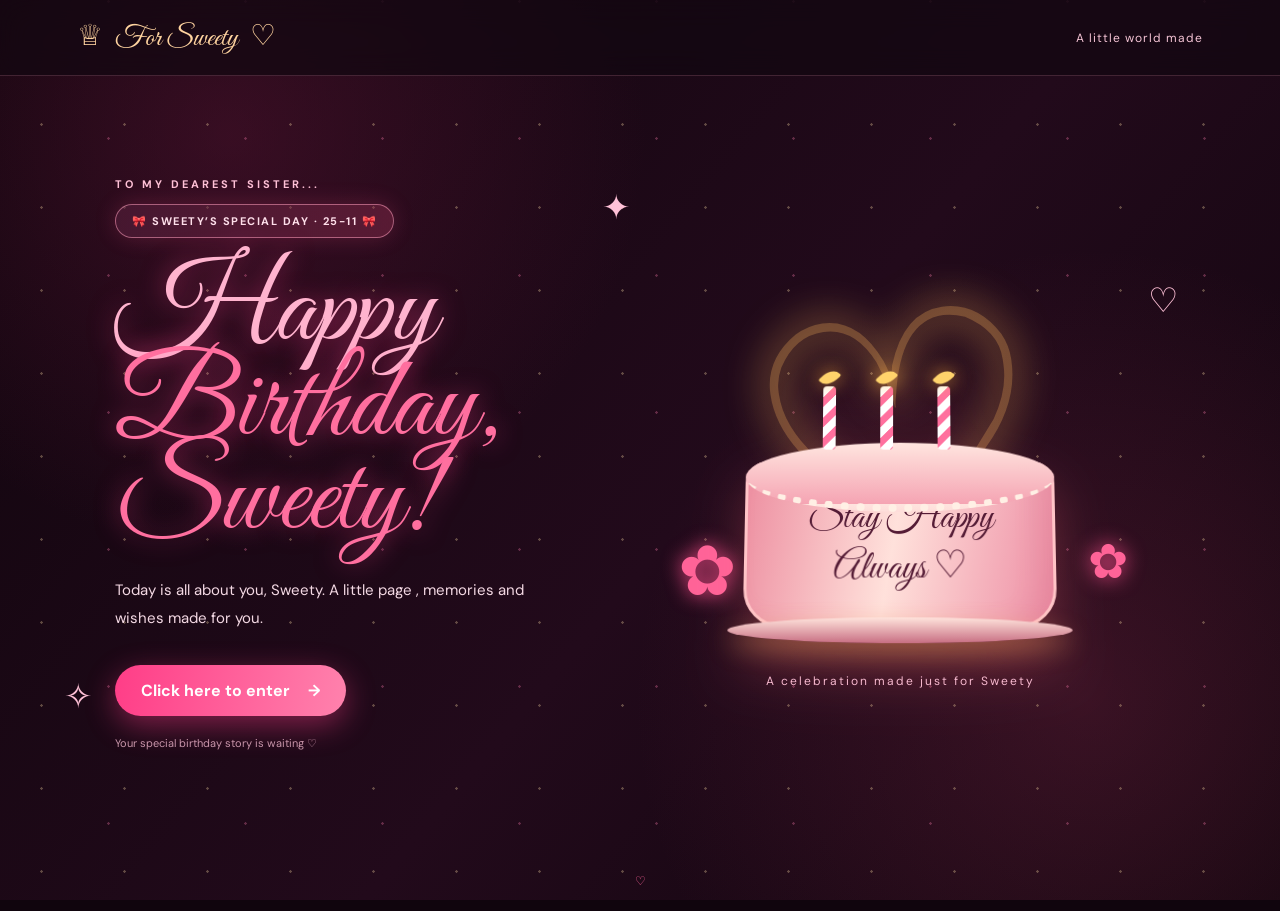
<file: index.html>
<!DOCTYPE html>
<html lang="en">
<head>
<meta charset="UTF-8"><meta name="viewport" content="width=device-width, initial-scale=1.0">
<title>For Sweety ♡</title><link rel="stylesheet" href="style.css">
</head>
<body class="home-page">
<header class="nav"><a class="logo" href="index.html">♕ <span>For Sweety</span> ♡</a><span class="nav-tag">A little world made </span></header>
<main class="home-hero">
  <div class="emoji-rain" aria-hidden="true"><span>💖</span><span>🌸</span><span>🦋</span><span>✨</span><span>💕</span><span>🎀</span><span>🌷</span><span>💗</span><span>⭐</span><span>🥰</span></div>
  <div class="sparkle s1">✦</div><div class="sparkle s2">♡</div><div class="sparkle s3">✧</div>
  <section class="home-copy">
    <p class="eyebrow">To my dearest sister...</p>
    <div class="birthday-date">🎀 SWEETY’S SPECIAL DAY · 25-11 🎀</div>
    <h1>Happy<br><em>Birthday, Sweety!</em></h1>
    <p class="intro">Today is all about you, Sweety. A little page , memories and wishes made for you.</p>
    <a class="enter-btn" href="wishes.html">Click here to enter <span>→</span></a>
    <p class="tiny-note">Your special birthday story is waiting ♡</p>
  </section>
  <section class="hero-art" aria-label="Birthday cake and roses illustration">
    <div class="glow-heart">♡</div><div class="rose rose-a">✿</div><div class="rose rose-b">✿</div>
    <div class="hero-cake"><div class="hero-candles"><i></i><i></i><i></i></div><div class="hero-flames"><b></b><b></b><b></b></div><div class="hero-icing"></div><div class="hero-cakebody"><span>Stay Happy<br>Always ♡</span></div><div class="hero-plate"></div></div>
    <div class="art-caption">A celebration made just for Sweety</div>
  </section>
</main>
<footer> <span>♡</span></footer>
</body></html>
</file>
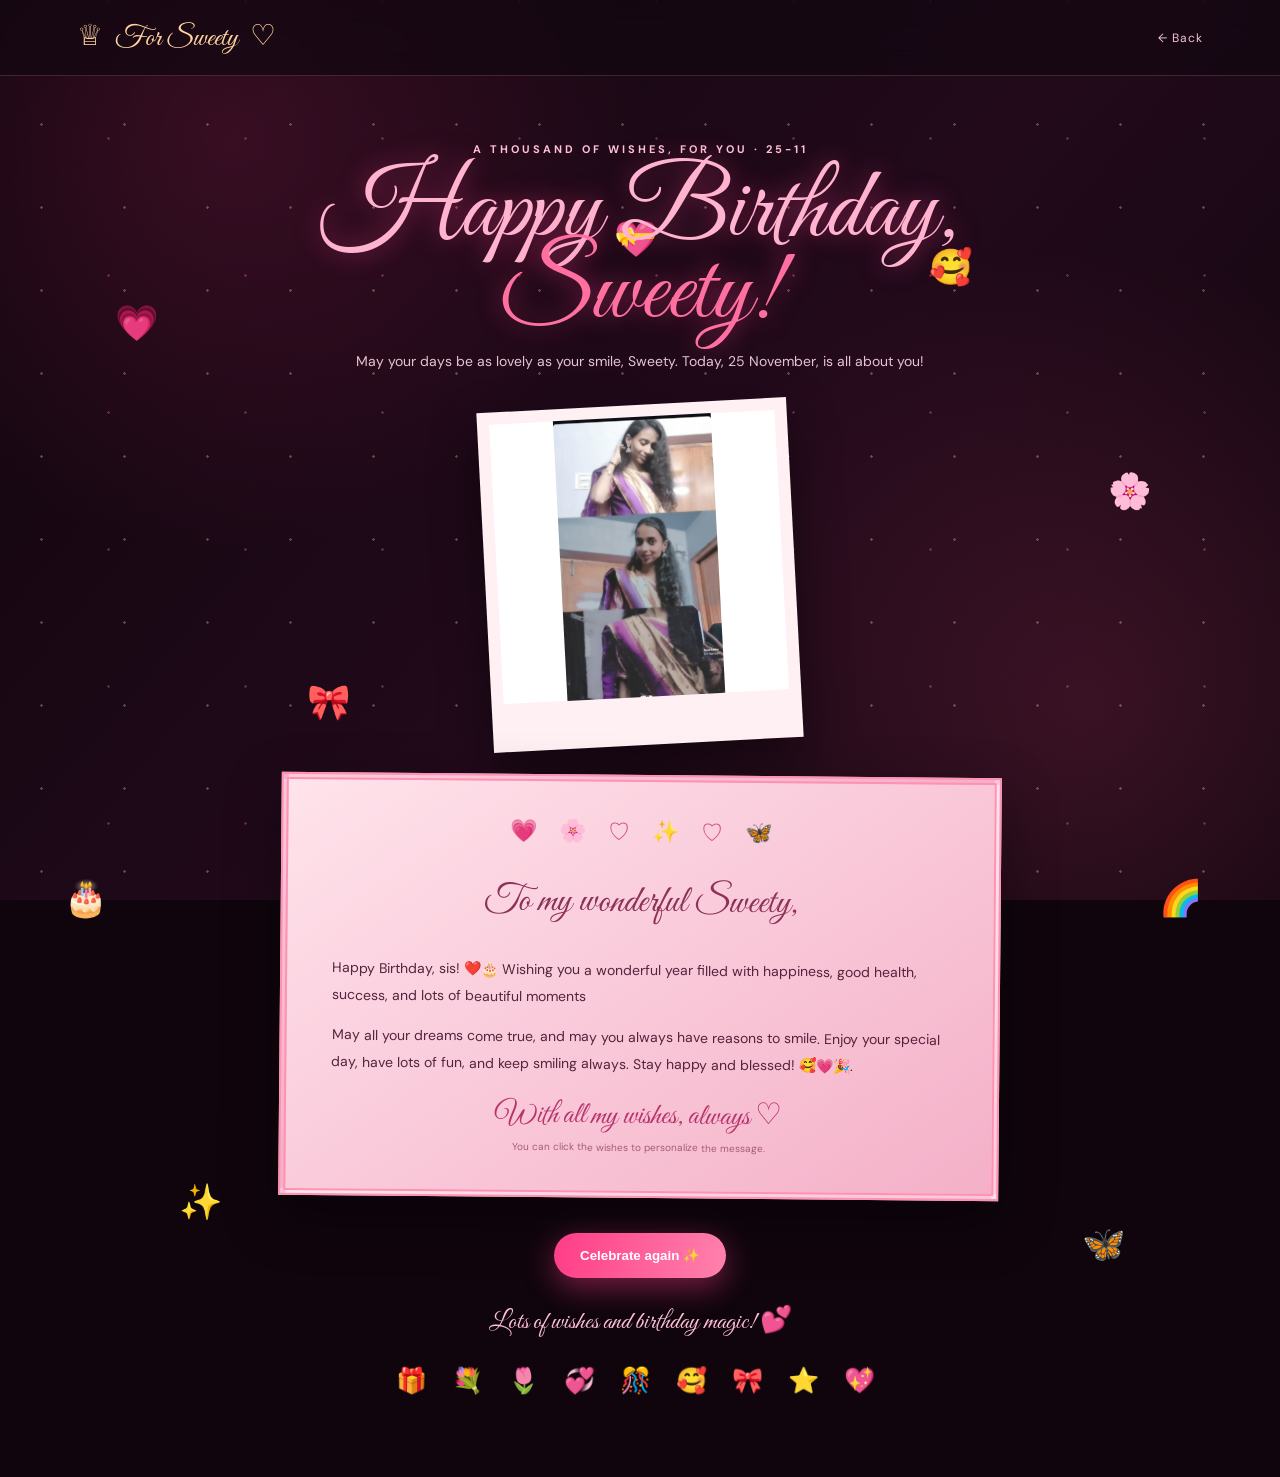
<file: celebration.html>
<!DOCTYPE html>
<html lang="en">
<head><meta charset="UTF-8"><meta name="viewport" content="width=device-width, initial-scale=1.0"><title>Birthday Wishes For You ♡</title><link rel="stylesheet" href="style.css"></head>
<body class="celebration-page">
<header class="nav"><a class="logo" href="index.html">♕ <span>For Sweety</span> ♡</a><a class="back-link" href="wishes.html">← Back</a></header>
<main class="celebration-wrap">
  <div class="floating-emoji e1">💗</div><div class="floating-emoji e2">🌸</div><div class="floating-emoji e3">✨</div><div class="floating-emoji e4">🦋</div><div class="floating-emoji e5">🎀</div><div class="floating-emoji e6">🥰</div><div class="floating-emoji e7">🎂</div><div class="floating-emoji e8">🌈</div><div class="floating-emoji e9">💝</div>
  <p class="eyebrow">A thousand of wishes,  for you · 25-11</p>
  <h1 class="page-title">Happy Birthday,<br><em> Sweety!</em></h1>
  <p class="sub-title">May your days be as lovely as your smile, Sweety. Today, 25 November, is all about you!</p>
 <div class="memory-frame" aria-label="Photo of Sweety">
    <img
        id="memoryImage"
        src="https://obitouchiha0330.github.io/bday/sweety.jpeg?v=2"
        alt="Sweety's Birthday Photo"
        style="width:100%; height:100%; object-fit:contain; background:#fff;"
    >
</div>
  <article class="wish-card">
    <div class="card-hearts">💗　🌸　♡　✨　♡　🦋</div>
    <h2>To my wonderful Sweety,</h2>
    <p contenteditable="true">Happy Birthday, sis! ❤️🎂 Wishing you a wonderful year filled with happiness, good health, success, and lots of beautiful moments</p>
    <p contenteditable="true">May all your dreams come true, and may you always have reasons to smile. Enjoy your special day, have lots of fun, and keep smiling always. Stay happy and blessed! 🥰💗🎉.</p>
    <div class="signoff" contenteditable="true">With all my wishes, always ♡</div>
    <small class="edit-tip">You can click the wishes to personalize the message.</small>
  </article>
  <button class="celebrate-btn" id="celebrateBtn">Celebrate again ✨</button>
  <p class="footer-wish">Lots of wishes and birthday magic! 💕</p><div class="emoji-footer">🎁 💐 🌷 💞 🎊 🥰 🎀 ⭐ 💖</div>
</main>
<script src="script.js"></script></body></html>
</file>
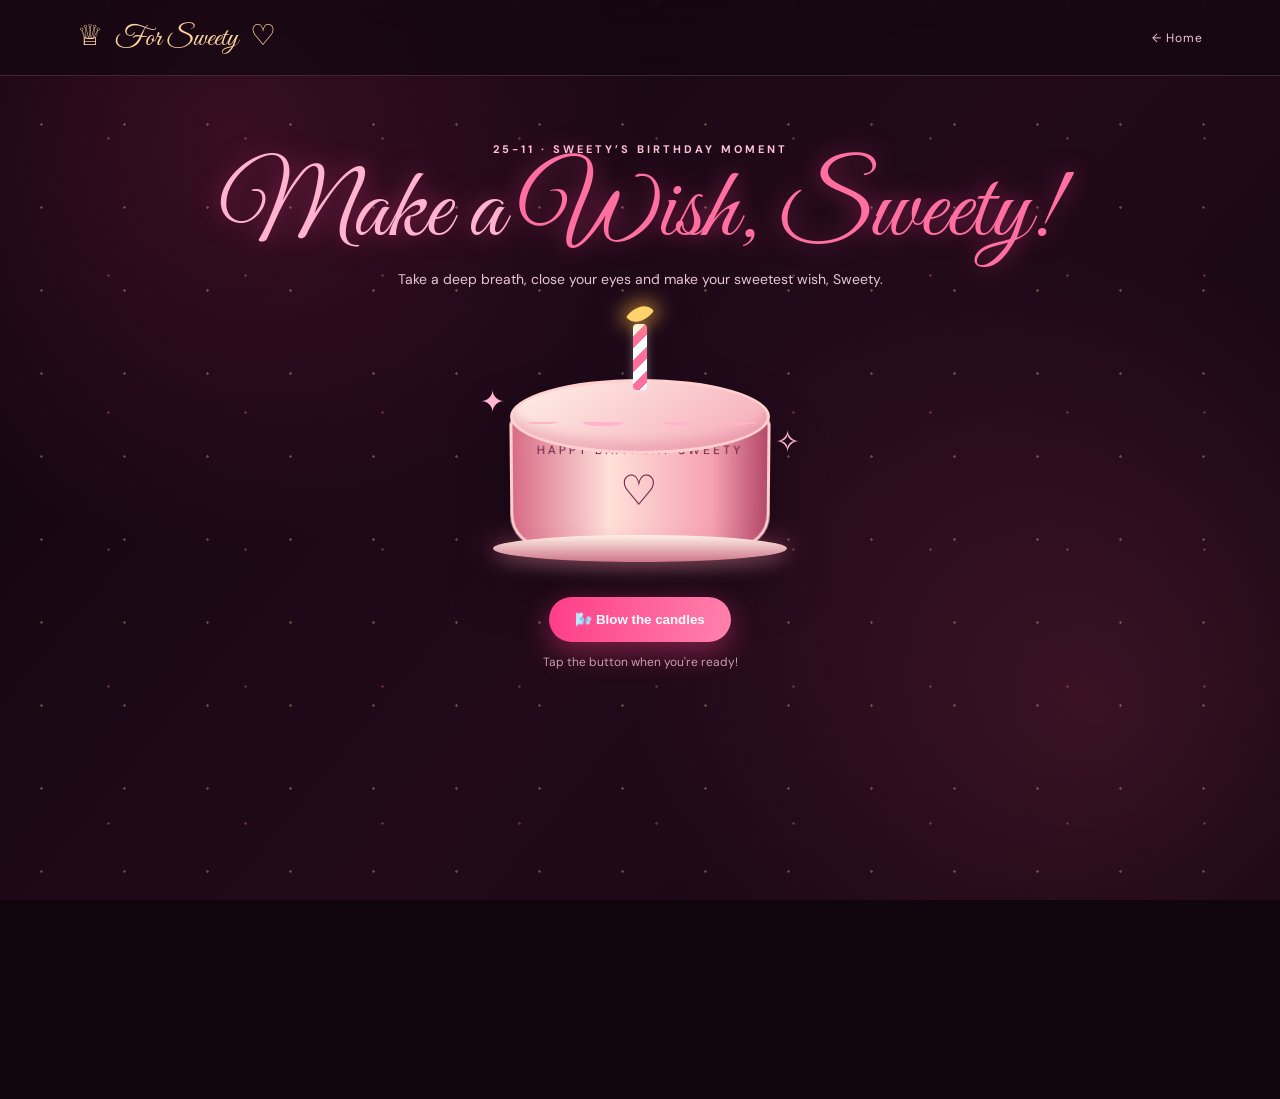
<file: wishes.html>
<!DOCTYPE html>
<html lang="en">
<head><meta charset="UTF-8"><meta name="viewport" content="width=device-width, initial-scale=1.0"><title>Make a Wish ♡</title><link rel="stylesheet" href="style.css"></head>
<body class="wish-page">
<header class="nav"><a class="logo" href="index.html">♕ <span>For Sweety</span> ♡</a><a class="back-link" href="index.html">← Home</a></header>
<main class="wish-wrap">
  <div class="emoji-rain" aria-hidden="true"><span>🎂</span><span>💗</span><span>🌷</span><span>✨</span><span>🥳</span><span>🦋</span><span>🎈</span><span>💐</span><span>💕</span><span>⭐</span></div>
  <p class="eyebrow">25-11 · Sweety’s birthday moment</p><h1 class="page-title">Make a <em>Wish, Sweety!</em></h1>
  <p class="sub-title">Take a deep breath, close your eyes and make your sweetest wish, Sweety.</p>
  <div class="cake-stage" id="cakeStage">
    <div class="cake-shadow"></div><div class="candle-flame" id="flame"></div><div class="candle-stick"></div>
    <div class="cake-top"></div><div class="cake-side"><span>HAPPY BIRTHDAY SWEETY</span><b>♡</b></div><div class="cake-drip"></div><div class="cake-base"></div>
    <div class="cake-spark spark-a">✦</div><div class="cake-spark spark-b">✧</div>
  </div>
  <button class="blow-btn" id="blowBtn">🌬️ Blow the candles</button>
  <p class="hint" id="hint">Tap the button when you're ready!</p>
  <section class="reveal-panel" id="revealPanel" aria-live="polite">
    <div class="reveal-emoji">🎉 💖 🥳 🎂 💐 🎈 🦋 🌸 ✨ 🥰</div>
    <h2>Your wish is in the stars, Sweety!</h2>
    <p>The candles are out, but your sparkle will never fade. Your birthday celebration is just beginning!</p>
    <a class="enter-btn" href="celebration.html">Continue to your wishes <span>→</span></a>
  </section>
</main>
<script src="script.js"></script></body></html>
</file>
<file: style.css>
@import url('https://fonts.googleapis.com/css2?family=DM+Sans:wght@400;500;600;700&family=Great+Vibes&display=swap');
*{box-sizing:border-box}html{scroll-behavior:smooth}body{margin:0;min-height:100vh;color:#fff1f6;font-family:'DM Sans',sans-serif;overflow-x:hidden;background:#10050d}body:before{content:"";position:fixed;inset:0;z-index:-2;background:radial-gradient(circle at 18% 15%,#6c183d66,transparent 32%),radial-gradient(circle at 85% 78%,#9b315544,transparent 35%),linear-gradient(130deg,#10050d,#220a1b 55%,#10050d)}body:after{content:"";position:fixed;inset:0;z-index:-1;pointer-events:none;opacity:.3;background-image:radial-gradient(#ffe1a8 1px,transparent 1.5px),radial-gradient(#ff7fb0 1px,transparent 1.5px);background-size:83px 83px,137px 137px;background-position:0 0,40px 70px}.nav{height:76px;padding:0 6%;display:flex;align-items:center;justify-content:space-between;border-bottom:1px solid #ff9fbd30;background:#130711b8;backdrop-filter:blur(14px)}.logo{font:29px 'Great Vibes';color:#ffd4a0;text-decoration:none}.logo span{margin:0 7px}.nav-tag,.back-link{font-size:12px;color:#f5c4d5;text-decoration:none;letter-spacing:1px}.home-hero{min-height:calc(100vh - 125px);padding:65px 9%;display:grid;grid-template-columns:1fr 1.1fr;align-items:center;gap:40px;position:relative}.eyebrow{text-transform:uppercase;letter-spacing:3px;font-size:11px;font-weight:700;color:#ffc1d7}.home-copy h1,.page-title{font:clamp(75px,9vw,130px)/.82 'Great Vibes';color:#ffb3ce;text-shadow:0 0 25px #ff438c88;margin:20px 0 26px}.home-copy h1 em,.page-title em{color:#ff6f9f;font-style:normal}.intro{max-width:430px;color:#f4d9e4;line-height:1.9;font-size:15px;margin-bottom:32px}.enter-btn,.blow-btn,.celebrate-btn{display:inline-flex;align-items:center;justify-content:center;gap:18px;border:0;border-radius:50px;padding:15px 26px;background:linear-gradient(100deg,#ff3d87,#ff82ad);color:white;text-decoration:none;font-weight:700;box-shadow:0 9px 30px #ff3e8870;cursor:pointer;transition:.25s}.enter-btn:hover,.blow-btn:hover,.celebrate-btn:hover{transform:translateY(-4px);box-shadow:0 13px 38px #ff3e8899}.tiny-note{font-size:11px;color:#c995aa;margin-top:20px}.hero-art{height:480px;display:flex;align-items:center;justify-content:center;position:relative;perspective:900px}.glow-heart{position:absolute;top:0;font:340px 'DM Sans';color:#ffb75c42;text-shadow:0 0 40px #ffb75c;transform:rotate(-8deg)}.hero-cake{position:relative;width:340px;height:260px;margin-top:100px;transform:rotateX(7deg);filter:drop-shadow(0 25px 24px #ff657344)}.hero-cakebody{position:absolute;bottom:18px;left:15px;width:310px;height:165px;border-radius:22px 22px 38px 38px;background:linear-gradient(100deg,#ed8fa1,#ffe1db 48%,#ed8da4);border:3px solid #ffc4c7;display:flex;align-items:center;justify-content:center;text-align:center;color:#541b35;font:38px 'Great Vibes';box-shadow:inset -15px 0 25px #b94b6a22}.hero-icing{position:absolute;z-index:2;top:58px;left:15px;width:310px;height:70px;border-radius:50%;background:linear-gradient(#ffe5df,#f5a4b3);border-bottom:8px dotted #fff0e5}.hero-plate{position:absolute;bottom:3px;width:340px;height:25px;border-radius:50%;background:linear-gradient(#ffe4dc,#c86f83);box-shadow:0 10px 25px #ffb45c66}.hero-candles,.hero-flames{position:absolute;z-index:4;top:0;left:92px;display:flex;gap:45px}.hero-candles i{height:65px;width:13px;border-radius:4px;background:repeating-linear-gradient(135deg,#fff 0 8px,#ff709e 8px 15px)}.hero-flames{top:-19px;z-index:5}.hero-flames b{width:13px;height:20px;background:#ffd36b;border-radius:80% 10% 80% 10%;transform:rotate(45deg);box-shadow:0 0 20px #ffb344}.rose{position:absolute;color:#ff6398;font-size:70px;text-shadow:0 0 20px #ff4f8e}.rose-a{left:8%;bottom:18%}.rose-b{right:7%;bottom:23%;font-size:48px}.art-caption{position:absolute;bottom:15px;color:#f6b8ce;font-size:12px;letter-spacing:2px}.sparkle{position:absolute;color:#ffc1d7;font-size:34px;animation:twinkle 2s infinite alternate}.s1{top:14%;left:47%}.s2{top:26%;right:8%}.s3{bottom:17%;left:5%}footer{text-align:center;padding:22px;color:#bd8ba2;font-size:12px}footer span{color:#ff649a}.wish-wrap,.celebration-wrap{min-height:calc(100vh - 76px);padding:55px 20px 80px;text-align:center;position:relative;overflow:hidden}.page-title{font-size:clamp(65px,8vw,100px);margin:16px 0}.sub-title{color:#e8c4d3;font-size:14px}.cake-stage{width:330px;height:285px;margin:10px auto 5px;position:relative;perspective:900px;transform-style:preserve-3d;filter:drop-shadow(0 25px 25px #0005)}.cake-shadow{position:absolute;bottom:22px;left:10px;width:310px;height:40px;border-radius:50%;background:#ff6b9a30;filter:blur(10px)}.cake-side{position:absolute;bottom:38px;left:35px;width:260px;height:135px;border-radius:12px 12px 34px 34px;background:linear-gradient(90deg,#d96d88,#ffe0d9 38%,#f6a3b2 78%,#b94e70);border:3px solid #ffd0ce;box-shadow:inset -18px 0 25px #9d315222;transform:rotateX(-4deg);display:flex;align-items:center;justify-content:center;flex-direction:column;color:#64203e;font-size:12px;letter-spacing:3px}.cake-side b{font:42px 'Great Vibes';margin-top:8px}.cake-top{position:absolute;z-index:2;top:77px;left:35px;width:260px;height:75px;border-radius:50%;background:linear-gradient(145deg,#fff0e7,#f5a9b7);border:3px solid #ffd0ce;box-shadow:inset 0 -9px 10px #dc789455}.cake-drip{position:absolute;z-index:3;top:120px;left:42px;width:246px;height:33px;border-radius:0 0 20px 20px;background:radial-gradient(ellipse at 10% 0,#ffb5c7 0 15px,transparent 16px),radial-gradient(ellipse at 35% 0,#ffb5c7 0 20px,transparent 21px),radial-gradient(ellipse at 65% 0,#ffb5c7 0 14px,transparent 15px),radial-gradient(ellipse at 90% 0,#ffb5c7 0 18px,transparent 19px)}.cake-base{position:absolute;bottom:25px;left:18px;width:294px;height:27px;border-radius:50%;background:linear-gradient(#fff1e5,#ce758a);box-shadow:0 8px 18px #ffb1c144}.candle-stick{position:absolute;z-index:5;top:22px;left:158px;width:14px;height:66px;border-radius:4px;background:repeating-linear-gradient(135deg,#fff 0 9px,#ff6f9d 9px 17px);box-shadow:0 0 10px #fff5}.candle-flame{position:absolute;z-index:6;top:0;left:157px;width:16px;height:24px;border-radius:80% 10% 80% 10%;transform:rotate(45deg);background:#ffd36b;box-shadow:0 0 18px 6px #ffb74388;animation:flicker .55s infinite alternate}.cake-spark{position:absolute;color:#ffb6d0;font-size:30px;animation:twinkle 1.5s infinite alternate}.spark-a{left:5px;top:80px}.spark-b{right:5px;top:120px}.blow-btn{margin-top:5px}.hint{color:#c99caf;font-size:12px}.reveal-panel{max-width:530px;margin:25px auto 0;padding:26px;border:1px solid #ff9bbb88;border-radius:24px;background:#321024cc;box-shadow:0 15px 50px #0005;opacity:0;transform:translateY(22px) scale(.96);pointer-events:none;transition:.6s}.reveal-panel.show{opacity:1;transform:translateY(0) scale(1);pointer-events:auto}.reveal-emoji{font-size:26px;letter-spacing:5px}.reveal-panel h2{font:42px 'Great Vibes';color:#ffb6d0;margin:12px}.reveal-panel p{color:#f0d3df;line-height:1.7;font-size:14px}.reveal-panel .enter-btn{margin-top:10px}.memory-frame{width:min(310px,85vw);height:340px;margin:35px auto 30px;padding:12px 12px 48px;display:flex;align-items:center;justify-content:center;background:#fff0f4;color:#8b3156;box-shadow:0 20px 50px #0007;transform:rotate(-3deg);cursor:pointer;position:relative;transition:.3s}.memory-frame:hover{transform:rotate(0) translateY(-5px)}.memory-frame input{display:none}.memory-frame img{width:100%;height:100%;object-fit:cover}.memory-frame span{display:flex;flex-direction:column;gap:10px}.memory-frame span b{font:70px 'Great Vibes'}.memory-frame span strong{font-size:14px}.memory-frame span small{font-size:11px}.wish-card{max-width:720px;margin:0 auto;padding:35px 45px;background:linear-gradient(145deg,#ffe3eb,#f4b0c8);color:#55233c;border:7px double #ff91b5;box-shadow:0 20px 55px #0006;transform:rotate(.5deg)}.card-hearts{color:#cf4d7e;font-size:22px}.wish-card h2{font:38px 'Great Vibes';color:#8d3158}.wish-card p{font-size:14px;line-height:1.9;text-align:left;outline:none}.wish-card p:focus,.signoff:focus{background:#fff7fa88;border-radius:6px}.signoff{font:30px 'Great Vibes';color:#b8326c;outline:none;margin-top:18px}.edit-tip{font-size:10px;color:#a65b7a}.celebrate-btn{margin:35px auto 0}.footer-wish{color:#ffc0d5;font:26px 'Great Vibes'}.floating-emoji{position:absolute;font-size:35px;animation:float 4s ease-in-out infinite}.e1{left:9%;top:16%}.e2{right:10%;top:28%;animation-delay:.8s}.e3{left:14%;bottom:18%;animation-delay:1.2s}.e4{right:12%;bottom:15%;animation-delay:1.8s}@keyframes flicker{to{transform:rotate(53deg) scale(.9);filter:brightness(1.2)}}@keyframes twinkle{to{opacity:.35;transform:scale(.75) rotate(15deg)}}@keyframes float{50%{transform:translateY(-20px) rotate(12deg)}}@media(max-width:700px){.nav{height:66px;padding:0 5%}.logo{font-size:23px}.nav-tag{display:none}.home-hero{grid-template-columns:1fr;padding:55px 8% 35px;text-align:center}.intro{margin-left:auto;margin-right:auto}.hero-art{height:380px;transform:scale(.85);margin-top:-20px}.home-copy h1{font-size:90px}.cake-stage{transform:scale(.88);transform-origin:top center;margin-bottom:-20px}.wish-wrap,.celebration-wrap{padding-top:45px}.wish-card{padding:27px 22px}.wish-card p{text-align:center}.floating-emoji{font-size:25px}.e1{left:3%}.e2{right:3%}}
/* Extra animated birthday emojis */
.emoji-rain{position:absolute;inset:0;overflow:hidden;pointer-events:none;z-index:0}
.emoji-rain span{position:absolute;top:-12%;font-size:clamp(19px,2.5vw,31px);opacity:.7;filter:drop-shadow(0 0 9px #ff76aa88);animation:emojiFall 13s linear infinite}
.emoji-rain span:nth-child(1){left:5%;animation-delay:-2s}.emoji-rain span:nth-child(2){left:16%;animation-delay:-9s;animation-duration:16s}.emoji-rain span:nth-child(3){left:29%;animation-delay:-5s;animation-duration:14s}.emoji-rain span:nth-child(4){left:42%;animation-delay:-11s;animation-duration:18s}.emoji-rain span:nth-child(5){left:57%;animation-delay:-4s;animation-duration:15s}.emoji-rain span:nth-child(6){left:69%;animation-delay:-8s;animation-duration:17s}.emoji-rain span:nth-child(7){left:81%;animation-delay:-1s;animation-duration:14s}.emoji-rain span:nth-child(8){left:93%;animation-delay:-7s;animation-duration:16s}.emoji-rain span:nth-child(9){left:36%;animation-delay:-13s;animation-duration:19s}.emoji-rain span:nth-child(10){left:75%;animation-delay:-10s;animation-duration:15s}
@keyframes emojiFall{0%{transform:translateY(-5vh) rotate(0);opacity:0}12%{opacity:.72}88%{opacity:.65}100%{transform:translateY(115vh) rotate(300deg);opacity:0}}
.e5{left:24%;top:43%;animation-delay:.4s}.e6{right:24%;top:12%;animation-delay:1.5s}.e7{left:5%;top:57%;animation-delay:2s}.e8{right:6%;top:57%;animation-delay:2.4s}.e9{left:48%;top:10%;animation-delay:1s}.emoji-footer{font-size:25px;letter-spacing:9px;margin-top:15px;animation:twinkle 2s infinite alternate}
@media(max-width:700px){.emoji-rain span{font-size:19px;opacity:.55}.e5,.e6,.e7,.e8,.e9{font-size:23px}}

/* Personal birthday name and date label */
.birthday-date{display:inline-block;margin:2px 0 8px;padding:9px 16px;border:1px solid #ff9fbd88;border-radius:30px;background:linear-gradient(100deg,#57203d99,#9b315566);color:#ffe0eb;font-size:11px;font-weight:700;letter-spacing:1.5px;box-shadow:0 0 22px #ff4f8e33}
.home-copy,.wish-wrap,.celebration-wrap{isolation:isolate}
.home-copy{position:relative;z-index:1}
.wish-wrap> :not(.emoji-rain),.celebration-wrap> :not(.floating-emoji){position:relative;z-index:1}
</file>
